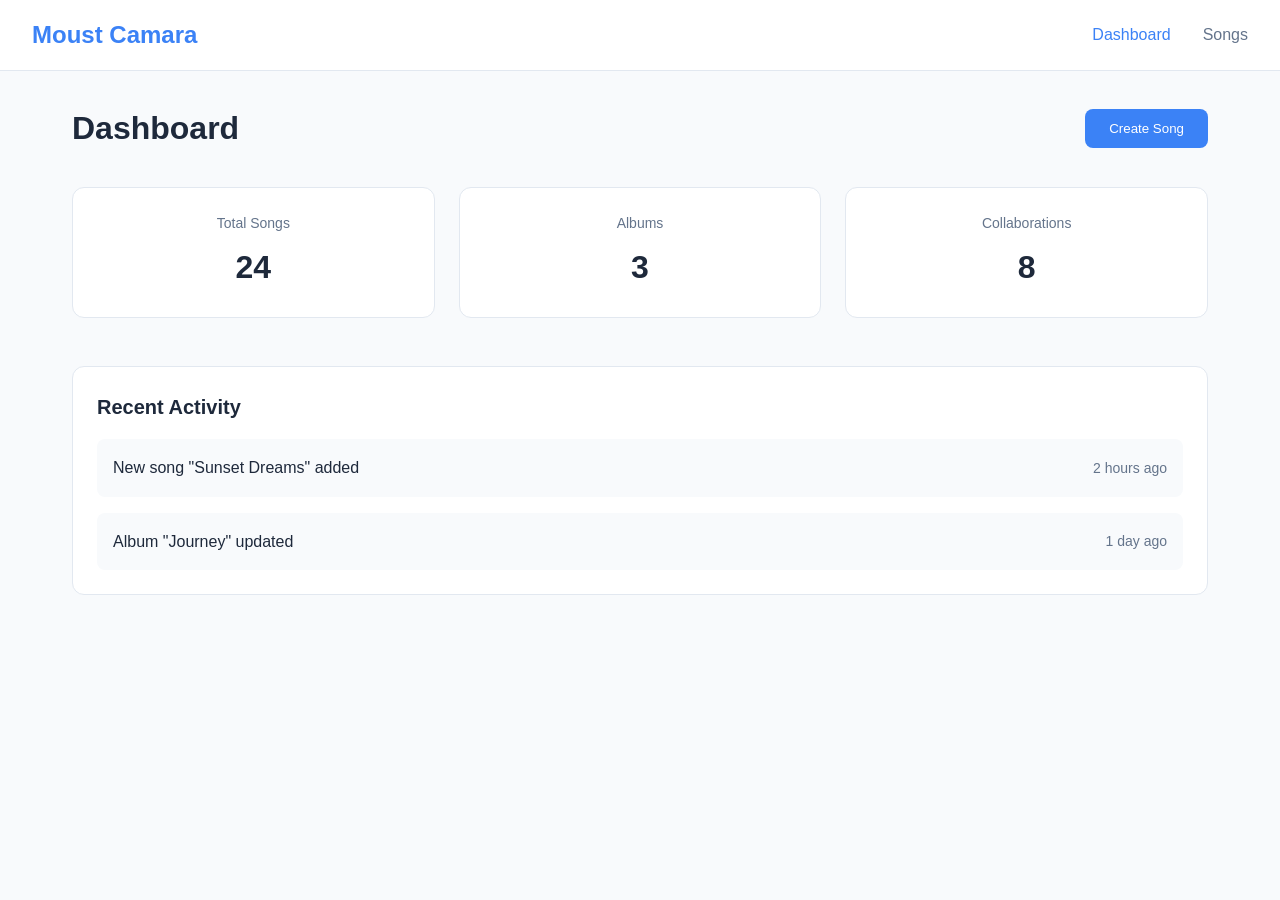
<file: index.html>
<!DOCTYPE html>
<html lang="en">
<head>
    <meta charset="UTF-8">
    <meta name="viewport" content="width=device-width, initial-scale=1.0">
    <title>Moust Camara - Music Dashboard</title>
    <link rel="stylesheet" href="styles.css">
</head>
<body>
    <nav class="navbar">
        <div class="nav-brand">Moust Camara</div>
        <div class="nav-links">
            <a href="index.html" class="nav-link active">Dashboard</a>
            <a href="songs.html" class="nav-link">Songs</a>
        </div>
    </nav>

    <main class="main-content">
        <div class="page-header">
            <h1>Dashboard</h1>
            <button class="btn btn-primary" id="createSongBtn">Create Song</button>
        </div>

        <div class="stats-grid">
            <div class="stat-card">
                <h3>Total Songs</h3>
                <p class="stat-number">24</p>
            </div>
            <div class="stat-card">
                <h3>Albums</h3>
                <p class="stat-number">3</p>
            </div>
            <div class="stat-card">
                <h3>Collaborations</h3>
                <p class="stat-number">8</p>
            </div>
        </div>

        <div class="recent-activity">
            <h2>Recent Activity</h2>
            <div class="activity-list">
                <div class="activity-item">
                    <span class="activity-text">New song "Sunset Dreams" added</span>
                    <span class="activity-time">2 hours ago</span>
                </div>
                <div class="activity-item">
                    <span class="activity-text">Album "Journey" updated</span>
                    <span class="activity-time">1 day ago</span>
                </div>
            </div>
        </div>
    </main>

    <!-- Create Song Drawer -->
    <div class="drawer-overlay" id="drawerOverlay">
        <div class="drawer" id="songDrawer">
            <div class="drawer-header">
                <h2>Create New Song</h2>
                <button class="close-btn" id="closeDrawerBtn">&times;</button>
            </div>
            <div class="drawer-content">
                <form class="song-form">
                    <div class="form-group">
                        <label for="songTitle">Song Title</label>
                        <input type="text" id="songTitle" name="songTitle" required>
                    </div>
                    <div class="form-group">
                        <label for="artist">Artist</label>
                        <input type="text" id="artist" name="artist" value="Moust Camara" required>
                    </div>
                    <div class="form-group">
                        <label for="album">Album</label>
                        <input type="text" id="album" name="album">
                    </div>
                    <div class="form-group">
                        <label for="genre">Genre</label>
                        <select id="genre" name="genre">
                            <option value="">Select Genre</option>
                            <option value="hip-hop">Hip Hop</option>
                            <option value="r&b">R&B</option>
                            <option value="pop">Pop</option>
                            <option value="reggae">Reggae</option>
                        </select>
                    </div>
                    <div class="form-group">
                        <label for="description">Description</label>
                        <textarea id="description" name="description" rows="4"></textarea>
                    </div>
                    <div class="form-actions">
                        <button type="button" class="btn btn-secondary" id="cancelBtn">Cancel</button>
                        <button type="submit" class="btn btn-primary">Create Song</button>
                    </div>
                </form>
            </div>
        </div>
    </div>

    <script src="script.js"></script>
</body>
</html>
</file>
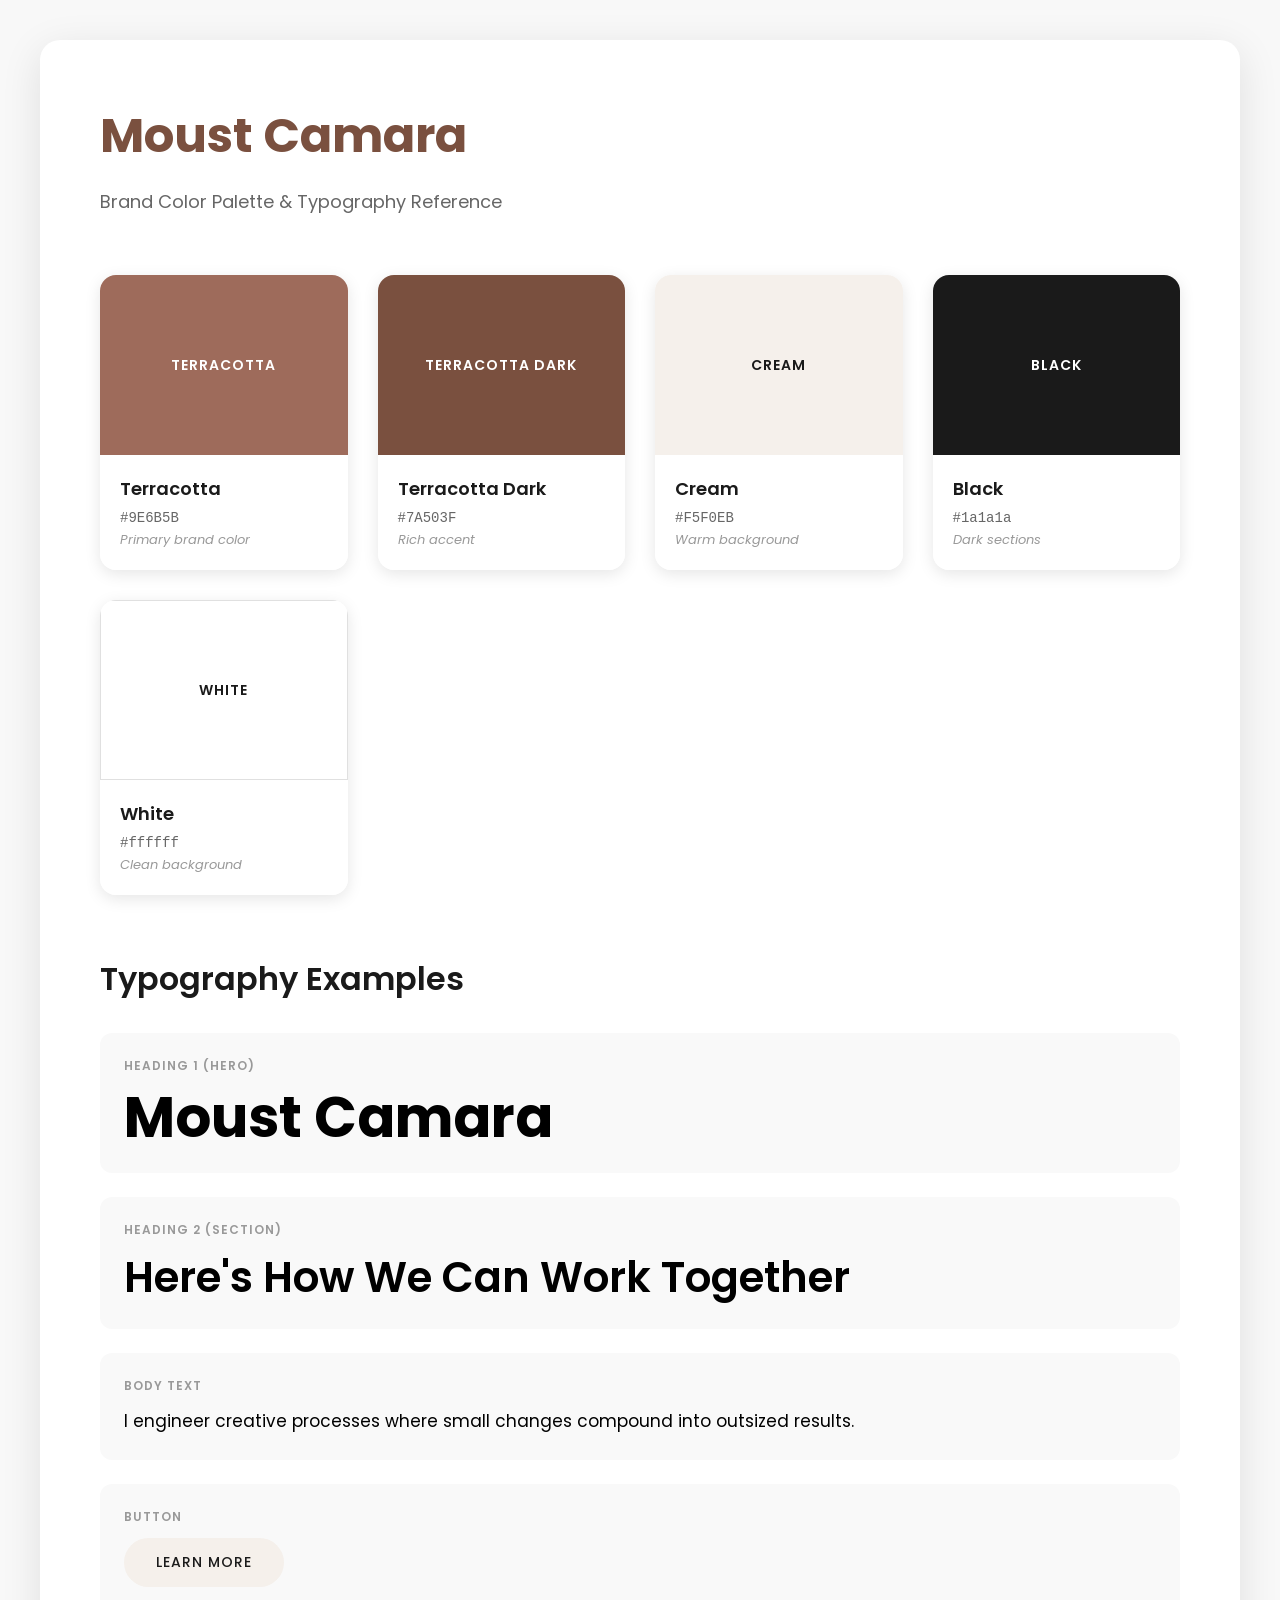
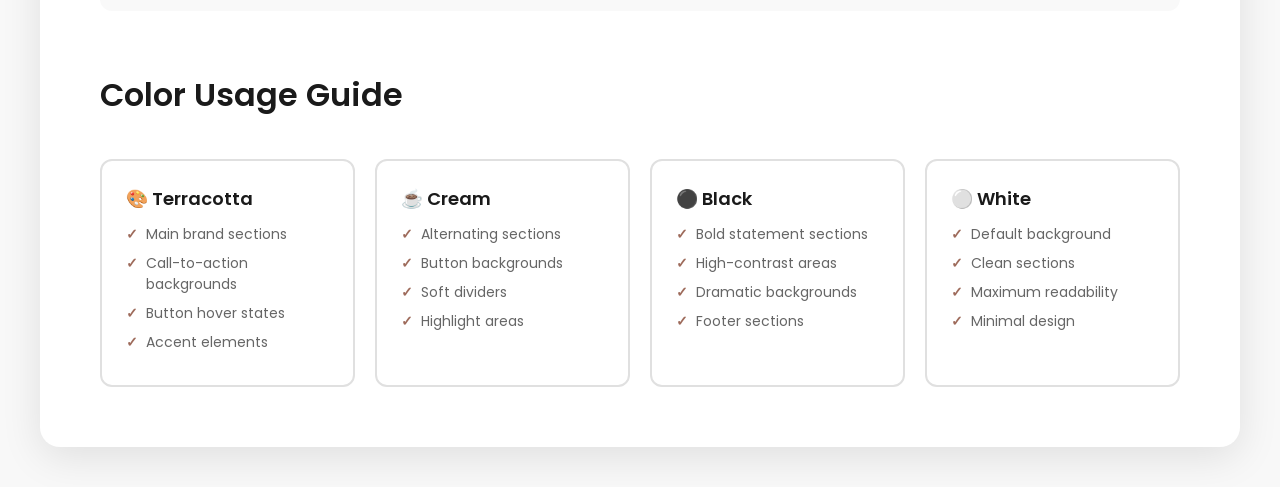
<file: color-reference.html>
<!DOCTYPE html>
<html lang="en">
<head>
    <meta charset="UTF-8">
    <meta name="viewport" content="width=device-width, initial-scale=1.0">
    <title>Moust Camara - Color Palette Reference</title>
    <link href="https://fonts.googleapis.com/css2?family=Poppins:wght@400;500;600;700&display=swap" rel="stylesheet">
    <style>
        * {
            margin: 0;
            padding: 0;
            box-sizing: border-box;
        }
        
        body {
            font-family: 'Poppins', sans-serif;
            padding: 40px;
            background: #f8f8f8;
        }
        
        .container {
            max-width: 1200px;
            margin: 0 auto;
            background: white;
            padding: 60px;
            border-radius: 20px;
            box-shadow: 0 10px 40px rgba(0, 0, 0, 0.1);
        }
        
        h1 {
            font-size: 48px;
            font-weight: 700;
            margin-bottom: 16px;
            color: #7A503F;
        }
        
        .subtitle {
            font-size: 18px;
            color: #666;
            margin-bottom: 60px;
        }
        
        .color-grid {
            display: grid;
            grid-template-columns: repeat(auto-fit, minmax(200px, 1fr));
            gap: 30px;
            margin-bottom: 60px;
        }
        
        .color-card {
            border-radius: 16px;
            overflow: hidden;
            box-shadow: 0 4px 16px rgba(0, 0, 0, 0.1);
            transition: transform 0.3s ease;
        }
        
        .color-card:hover {
            transform: translateY(-4px);
        }
        
        .color-swatch {
            height: 180px;
            display: flex;
            align-items: center;
            justify-content: center;
            font-weight: 600;
            font-size: 14px;
            letter-spacing: 1px;
        }
        
        .color-info {
            padding: 20px;
            background: white;
        }
        
        .color-name {
            font-weight: 600;
            font-size: 18px;
            margin-bottom: 8px;
            color: #1a1a1a;
        }
        
        .color-hex {
            font-family: 'Courier New', monospace;
            font-size: 14px;
            color: #666;
            margin-bottom: 4px;
        }
        
        .color-usage {
            font-size: 13px;
            color: #999;
            font-style: italic;
        }
        
        /* Individual color swatches */
        .terracotta { background: #9E6B5B; color: white; }
        .terracotta-dark { background: #7A503F; color: white; }
        .cream { background: #F5F0EB; color: #1a1a1a; }
        .black { background: #1a1a1a; color: white; }
        .white { background: #ffffff; color: #1a1a1a; border: 1px solid #e0e0e0; }
        
        .typography-section {
            margin-top: 60px;
        }
        
        .typography-section h2 {
            font-size: 32px;
            font-weight: 600;
            margin-bottom: 30px;
            color: #1a1a1a;
        }
        
        .text-example {
            margin-bottom: 24px;
            padding: 24px;
            background: #f9f9f9;
            border-radius: 12px;
        }
        
        .text-label {
            font-size: 12px;
            font-weight: 600;
            color: #999;
            text-transform: uppercase;
            letter-spacing: 1px;
            margin-bottom: 12px;
        }
        
        .example-h1 {
            font-size: 56px;
            font-weight: 700;
            line-height: 1.1;
        }
        
        .example-h2 {
            font-size: 42px;
            font-weight: 600;
            line-height: 1.3;
        }
        
        .example-body {
            font-size: 17px;
            line-height: 1.7;
        }
        
        .button-example {
            display: inline-block;
            padding: 14px 32px;
            background: #F5F0EB;
            color: #1a1a1a;
            text-decoration: none;
            border-radius: 50px;
            font-weight: 500;
            font-size: 14px;
            text-transform: uppercase;
            letter-spacing: 1px;
            transition: all 0.3s ease;
        }
        
        .button-example:hover {
            background: #9E6B5B;
            color: white;
            transform: translateY(-2px);
        }
        
        .usage-grid {
            display: grid;
            grid-template-columns: repeat(auto-fit, minmax(250px, 1fr));
            gap: 20px;
            margin-top: 40px;
        }
        
        .usage-card {
            padding: 24px;
            border-radius: 12px;
            border: 2px solid #e0e0e0;
        }
        
        .usage-card h3 {
            font-size: 18px;
            font-weight: 600;
            margin-bottom: 12px;
            color: #1a1a1a;
        }
        
        .usage-card ul {
            list-style: none;
        }
        
        .usage-card li {
            font-size: 14px;
            color: #666;
            margin-bottom: 8px;
            padding-left: 20px;
            position: relative;
        }
        
        .usage-card li:before {
            content: '✓';
            position: absolute;
            left: 0;
            color: #9E6B5B;
            font-weight: bold;
        }
    </style>
</head>
<body>
    <div class="container">
        <h1>Moust Camara</h1>
        <p class="subtitle">Brand Color Palette & Typography Reference</p>
        
        <div class="color-grid">
            <div class="color-card">
                <div class="color-swatch terracotta">TERRACOTTA</div>
                <div class="color-info">
                    <div class="color-name">Terracotta</div>
                    <div class="color-hex">#9E6B5B</div>
                    <div class="color-usage">Primary brand color</div>
                </div>
            </div>
            
            <div class="color-card">
                <div class="color-swatch terracotta-dark">TERRACOTTA DARK</div>
                <div class="color-info">
                    <div class="color-name">Terracotta Dark</div>
                    <div class="color-hex">#7A503F</div>
                    <div class="color-usage">Rich accent</div>
                </div>
            </div>
            
            <div class="color-card">
                <div class="color-swatch cream">CREAM</div>
                <div class="color-info">
                    <div class="color-name">Cream</div>
                    <div class="color-hex">#F5F0EB</div>
                    <div class="color-usage">Warm background</div>
                </div>
            </div>
            
            <div class="color-card">
                <div class="color-swatch black">BLACK</div>
                <div class="color-info">
                    <div class="color-name">Black</div>
                    <div class="color-hex">#1a1a1a</div>
                    <div class="color-usage">Dark sections</div>
                </div>
            </div>
            
            <div class="color-card">
                <div class="color-swatch white">WHITE</div>
                <div class="color-info">
                    <div class="color-name">White</div>
                    <div class="color-hex">#ffffff</div>
                    <div class="color-usage">Clean background</div>
                </div>
            </div>
        </div>
        
        <div class="typography-section">
            <h2>Typography Examples</h2>
            
            <div class="text-example">
                <div class="text-label">Heading 1 (Hero)</div>
                <div class="example-h1">Moust Camara</div>
            </div>
            
            <div class="text-example">
                <div class="text-label">Heading 2 (Section)</div>
                <div class="example-h2">Here's How We Can Work Together</div>
            </div>
            
            <div class="text-example">
                <div class="text-label">Body Text</div>
                <div class="example-body">I engineer creative processes where small changes compound into outsized results.</div>
            </div>
            
            <div class="text-example">
                <div class="text-label">Button</div>
                <a href="#" class="button-example">Learn More</a>
            </div>
        </div>
        
        <div class="typography-section">
            <h2>Color Usage Guide</h2>
            
            <div class="usage-grid">
                <div class="usage-card">
                    <h3>🎨 Terracotta</h3>
                    <ul>
                        <li>Main brand sections</li>
                        <li>Call-to-action backgrounds</li>
                        <li>Button hover states</li>
                        <li>Accent elements</li>
                    </ul>
                </div>
                
                <div class="usage-card">
                    <h3>☕ Cream</h3>
                    <ul>
                        <li>Alternating sections</li>
                        <li>Button backgrounds</li>
                        <li>Soft dividers</li>
                        <li>Highlight areas</li>
                    </ul>
                </div>
                
                <div class="usage-card">
                    <h3>⚫ Black</h3>
                    <ul>
                        <li>Bold statement sections</li>
                        <li>High-contrast areas</li>
                        <li>Dramatic backgrounds</li>
                        <li>Footer sections</li>
                    </ul>
                </div>
                
                <div class="usage-card">
                    <h3>⚪ White</h3>
                    <ul>
                        <li>Default background</li>
                        <li>Clean sections</li>
                        <li>Maximum readability</li>
                        <li>Minimal design</li>
                    </ul>
                </div>
            </div>
        </div>
    </div>
</body>
</html>
</file>
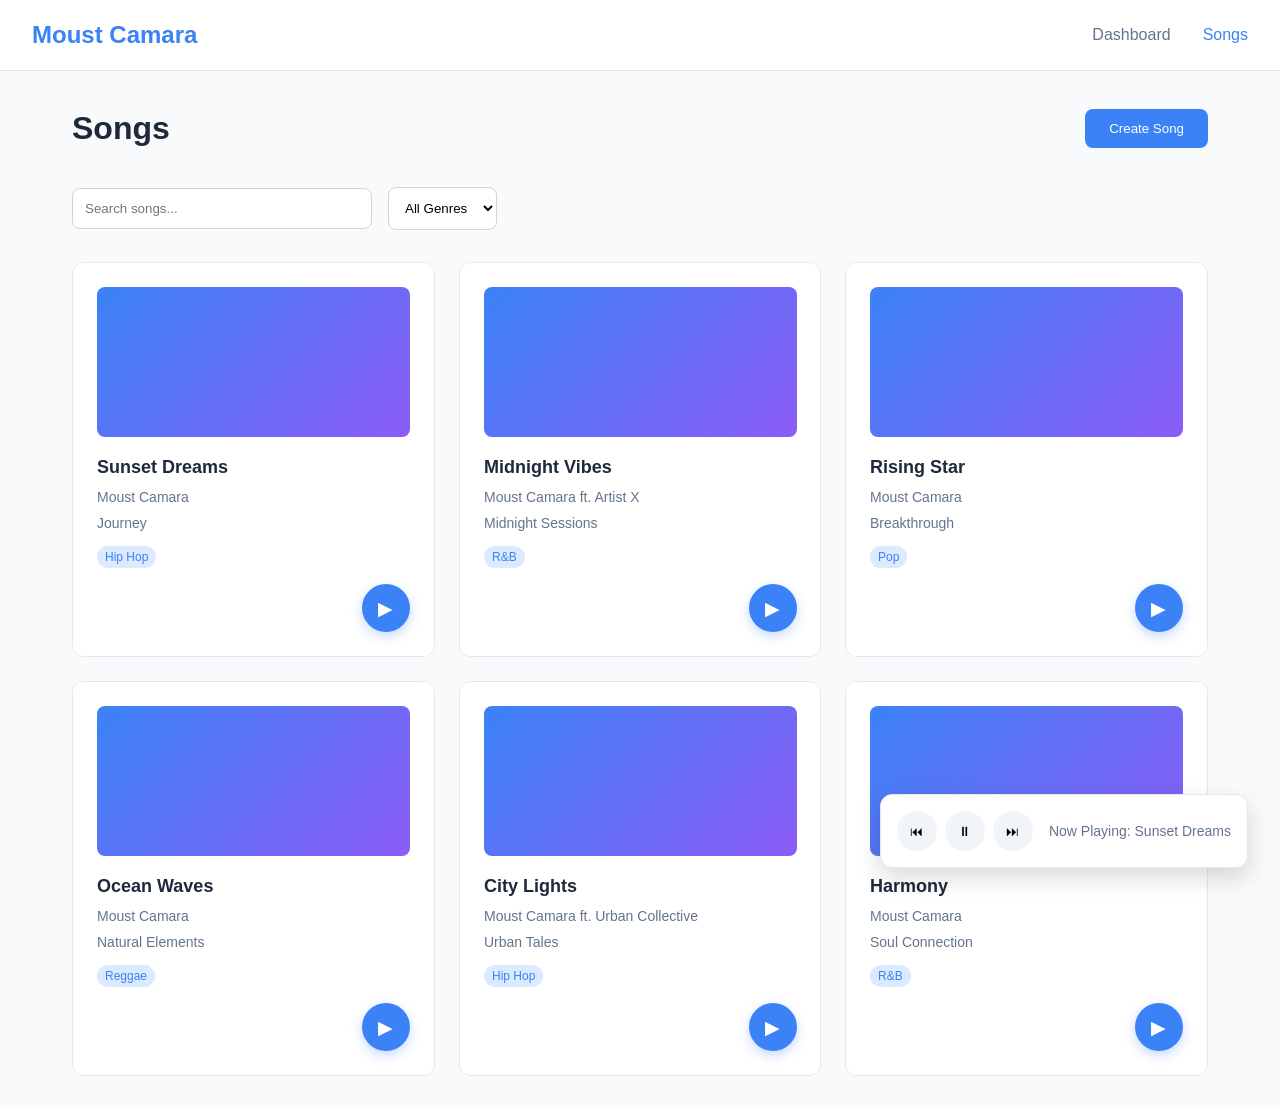
<file: songs.html>
<!DOCTYPE html>
<html lang="en">
<head>
    <meta charset="UTF-8">
    <meta name="viewport" content="width=device-width, initial-scale=1.0">
    <title>Moust Camara - Songs</title>
    <link rel="stylesheet" href="styles.css">
</head>
<body>
    <nav class="navbar">
        <div class="nav-brand">Moust Camara</div>
        <div class="nav-links">
            <a href="index.html" class="nav-link">Dashboard</a>
            <a href="songs.html" class="nav-link active">Songs</a>
        </div>
    </nav>

    <main class="main-content songs-page">
        <div class="page-header">
            <h1>Songs</h1>
            <button class="btn btn-primary" id="createSongBtn">Create Song</button>
        </div>

        <div class="songs-filters">
            <div class="filter-group">
                <input type="text" placeholder="Search songs..." class="search-input">
                <select class="filter-select">
                    <option value="">All Genres</option>
                    <option value="hip-hop">Hip Hop</option>
                    <option value="r&b">R&B</option>
                    <option value="pop">Pop</option>
                    <option value="reggae">Reggae</option>
                </select>
            </div>
        </div>

        <div class="songs-grid">
            <div class="song-card" data-song-id="sunset-dreams">
                <div class="song-content">
                    <div class="song-artwork"></div>
                    <div class="song-info">
                        <h3 class="song-title">Sunset Dreams</h3>
                        <p class="song-artist">Moust Camara</p>
                        <p class="song-album">Journey</p>
                        <span class="song-genre">Hip Hop</span>
                    </div>
                    <div class="song-actions">
                        <button class="btn-icon play-btn">▶</button>
                    </div>
                </div>
                <div class="song-swipe-actions">
                    <button class="action-btn delete-btn" title="Delete">🗑️</button>
                    <button class="action-btn edit-btn" title="Edit">✏️</button>
                    <button class="action-btn share-btn" title="Share">📤</button>
                </div>
            </div>

            <div class="song-card" data-song-id="midnight-vibes">
                <div class="song-content">
                    <div class="song-artwork"></div>
                    <div class="song-info">
                        <h3 class="song-title">Midnight Vibes</h3>
                        <p class="song-artist">Moust Camara ft. Artist X</p>
                        <p class="song-album">Midnight Sessions</p>
                        <span class="song-genre">R&B</span>
                    </div>
                    <div class="song-actions">
                        <button class="btn-icon play-btn">▶</button>
                    </div>
                </div>
                <div class="song-swipe-actions">
                    <button class="action-btn delete-btn" title="Delete">🗑️</button>
                    <button class="action-btn edit-btn" title="Edit">✏️</button>
                    <button class="action-btn share-btn" title="Share">📤</button>
                </div>
            </div>

            <div class="song-card" data-song-id="rising-star">
                <div class="song-content">
                    <div class="song-artwork"></div>
                    <div class="song-info">
                        <h3 class="song-title">Rising Star</h3>
                        <p class="song-artist">Moust Camara</p>
                        <p class="song-album">Breakthrough</p>
                        <span class="song-genre">Pop</span>
                    </div>
                    <div class="song-actions">
                        <button class="btn-icon play-btn">▶</button>
                    </div>
                </div>
                <div class="song-swipe-actions">
                    <button class="action-btn delete-btn" title="Delete">🗑️</button>
                    <button class="action-btn edit-btn" title="Edit">✏️</button>
                    <button class="action-btn share-btn" title="Share">📤</button>
                </div>
            </div>

            <div class="song-card" data-song-id="ocean-waves">
                <div class="song-content">
                    <div class="song-artwork"></div>
                    <div class="song-info">
                        <h3 class="song-title">Ocean Waves</h3>
                        <p class="song-artist">Moust Camara</p>
                        <p class="song-album">Natural Elements</p>
                        <span class="song-genre">Reggae</span>
                    </div>
                    <div class="song-actions">
                        <button class="btn-icon play-btn">▶</button>
                    </div>
                </div>
                <div class="song-swipe-actions">
                    <button class="action-btn delete-btn" title="Delete">🗑️</button>
                    <button class="action-btn edit-btn" title="Edit">✏️</button>
                    <button class="action-btn share-btn" title="Share">📤</button>
                </div>
            </div>

            <div class="song-card" data-song-id="city-lights">
                <div class="song-content">
                    <div class="song-artwork"></div>
                    <div class="song-info">
                        <h3 class="song-title">City Lights</h3>
                        <p class="song-artist">Moust Camara ft. Urban Collective</p>
                        <p class="song-album">Urban Tales</p>
                        <span class="song-genre">Hip Hop</span>
                    </div>
                    <div class="song-actions">
                        <button class="btn-icon play-btn">▶</button>
                    </div>
                </div>
                <div class="song-swipe-actions">
                    <button class="action-btn delete-btn" title="Delete">🗑️</button>
                    <button class="action-btn edit-btn" title="Edit">✏️</button>
                    <button class="action-btn share-btn" title="Share">📤</button>
                </div>
            </div>

            <div class="song-card" data-song-id="harmony">
                <div class="song-content">
                    <div class="song-artwork"></div>
                    <div class="song-info">
                        <h3 class="song-title">Harmony</h3>
                        <p class="song-artist">Moust Camara</p>
                        <p class="song-album">Soul Connection</p>
                        <span class="song-genre">R&B</span>
                    </div>
                    <div class="song-actions">
                        <button class="btn-icon play-btn">▶</button>
                    </div>
                </div>
                <div class="song-swipe-actions">
                    <button class="action-btn delete-btn" title="Delete">🗑️</button>
                    <button class="action-btn edit-btn" title="Edit">✏️</button>
                    <button class="action-btn share-btn" title="Share">📤</button>
                </div>
            </div>
        </div>

        <!-- Intentionally add some problematic elements that might interfere with drawer on this page -->
        <div class="songs-overlay-content">
            <div class="floating-player">
                <div class="player-controls">
                    <button class="control-btn">⏮</button>
                    <button class="control-btn">⏸</button>
                    <button class="control-btn">⏭</button>
                </div>
                <div class="now-playing">
                    <span>Now Playing: Sunset Dreams</span>
                </div>
            </div>
        </div>
    </main>

    <!-- Create Song Drawer -->
    <div class="drawer-overlay" id="drawerOverlay">
        <div class="drawer" id="songDrawer">
            <div class="drawer-header">
                <h2>Create New Song</h2>
                <button class="close-btn" id="closeDrawerBtn">&times;</button>
            </div>
            <div class="drawer-content">
                <form class="song-form">
                    <div class="form-group">
                        <label for="songTitle">Song Title</label>
                        <input type="text" id="songTitle" name="songTitle" required>
                    </div>
                    <div class="form-group">
                        <label for="artist">Artist</label>
                        <input type="text" id="artist" name="artist" value="Moust Camara" required>
                    </div>
                    <div class="form-group">
                        <label for="album">Album</label>
                        <input type="text" id="album" name="album">
                    </div>
                    <div class="form-group">
                        <label for="genre">Genre</label>
                        <select id="genre" name="genre">
                            <option value="">Select Genre</option>
                            <option value="hip-hop">Hip Hop</option>
                            <option value="r&b">R&B</option>
                            <option value="pop">Pop</option>
                            <option value="reggae">Reggae</option>
                        </select>
                    </div>
                    <div class="form-group">
                        <label for="description">Description</label>
                        <textarea id="description" name="description" rows="4"></textarea>
                    </div>
                    <div class="form-actions">
                        <button type="button" class="btn btn-secondary" id="cancelBtn">Cancel</button>
                        <button type="submit" class="btn btn-primary">Create Song</button>
                    </div>
                </form>
            </div>
        </div>
    </div>

    <script src="script.js"></script>
</body>
</html>
</file>
<file: styles.css>
/* Base styles */
* {
    margin: 0;
    padding: 0;
    box-sizing: border-box;
}

body {
    font-family: -apple-system, BlinkMacSystemFont, 'Segoe UI', Roboto, sans-serif;
    background-color: #f8fafc;
    color: #1e293b;
    line-height: 1.6;
}

/* Navigation */
.navbar {
    background: #fff;
    padding: 1rem 2rem;
    border-bottom: 1px solid #e2e8f0;
    display: flex;
    justify-content: space-between;
    align-items: center;
    position: sticky;
    top: 0;
    z-index: 100;
}

.nav-brand {
    font-size: 1.5rem;
    font-weight: bold;
    color: #3b82f6;
}

.nav-links {
    display: flex;
    gap: 2rem;
}

.nav-link {
    text-decoration: none;
    color: #64748b;
    font-weight: 500;
    transition: color 0.2s;
}

.nav-link:hover,
.nav-link.active {
    color: #3b82f6;
}

/* Main content */
.main-content {
    max-width: 1200px;
    margin: 0 auto;
    padding: 2rem;
}

.page-header {
    display: flex;
    justify-content: space-between;
    align-items: center;
    margin-bottom: 2rem;
}

.page-header h1 {
    font-size: 2rem;
    font-weight: 700;
}

/* Buttons */
.btn {
    padding: 0.75rem 1.5rem;
    border: none;
    border-radius: 0.5rem;
    font-weight: 500;
    cursor: pointer;
    transition: all 0.2s;
    text-decoration: none;
    display: inline-block;
}

.btn-primary {
    background: #3b82f6;
    color: white;
}

.btn-primary:hover {
    background: #2563eb;
}

.btn-secondary {
    background: #e2e8f0;
    color: #475569;
}

.btn-secondary:hover {
    background: #cbd5e1;
}

.btn-icon {
    background: none;
    border: none;
    font-size: 1.2rem;
    cursor: pointer;
    padding: 0.5rem;
    border-radius: 0.25rem;
    transition: background 0.2s;
}

.btn-icon:hover {
    background: #f1f5f9;
}

/* Dashboard specific styles */
.stats-grid {
    display: grid;
    grid-template-columns: repeat(auto-fit, minmax(200px, 1fr));
    gap: 1.5rem;
    margin-bottom: 3rem;
}

.stat-card {
    background: white;
    padding: 1.5rem;
    border-radius: 0.75rem;
    border: 1px solid #e2e8f0;
    text-align: center;
}

.stat-card h3 {
    color: #64748b;
    font-size: 0.875rem;
    font-weight: 500;
    margin-bottom: 0.5rem;
}

.stat-number {
    font-size: 2rem;
    font-weight: bold;
    color: #1e293b;
}

.recent-activity {
    background: white;
    padding: 1.5rem;
    border-radius: 0.75rem;
    border: 1px solid #e2e8f0;
}

.recent-activity h2 {
    margin-bottom: 1rem;
    font-size: 1.25rem;
}

.activity-list {
    display: flex;
    flex-direction: column;
    gap: 1rem;
}

.activity-item {
    display: flex;
    justify-content: space-between;
    align-items: center;
    padding: 1rem;
    background: #f8fafc;
    border-radius: 0.5rem;
}

.activity-time {
    color: #64748b;
    font-size: 0.875rem;
}

/* Songs page specific styles */
.songs-page {
    position: relative;
}

.songs-filters {
    margin-bottom: 2rem;
}

.filter-group {
    display: flex;
    gap: 1rem;
    align-items: center;
}

.search-input {
    padding: 0.75rem;
    border: 1px solid #d1d5db;
    border-radius: 0.5rem;
    flex: 1;
    max-width: 300px;
}

.filter-select {
    padding: 0.75rem;
    border: 1px solid #d1d5db;
    border-radius: 0.5rem;
    background: white;
}

.songs-grid {
    display: grid;
    grid-template-columns: repeat(auto-fill, minmax(300px, 1fr));
    gap: 1.5rem;
}

.song-card {
    background: white;
    border: 1px solid #e2e8f0;
    border-radius: 0.75rem;
    overflow: hidden;
    transition: transform 0.2s, box-shadow 0.2s;
    position: relative;
    touch-action: pan-x;
    user-select: none;
}

.song-card:hover {
    transform: translateY(-2px);
    box-shadow: 0 10px 25px rgba(0, 0, 0, 0.1);
}

.song-content {
    padding: 1.5rem;
    background: white;
    position: relative;
    z-index: 2;
    transition: transform 0.3s ease-out;
    will-change: transform;
}

.song-card.swiping .song-content {
    transition: none;
}

.song-swipe-actions {
    position: absolute;
    top: 0;
    right: 0;
    height: 100%;
    display: none;
    align-items: center;
    background: #ef4444;
    z-index: 1;
    min-width: 180px;
    padding: 0 0.5rem;
    transition: all 0.3s ease-out;
}

.song-card.has-actions .song-swipe-actions {
    display: flex;
}

.action-btn {
    background: rgba(255, 255, 255, 0.2);
    border: none;
    color: white;
    font-size: 1.2rem;
    padding: 0.75rem;
    margin: 0 0.25rem;
    border-radius: 0.5rem;
    cursor: pointer;
    transition: all 0.2s;
    backdrop-filter: blur(10px);
    min-width: 48px;
    height: 48px;
    display: flex;
    align-items: center;
    justify-content: center;
}

.action-btn:hover {
    background: rgba(255, 255, 255, 0.3);
    transform: scale(1.1);
}

.action-btn:active {
    transform: scale(0.95);
}

.delete-btn {
    background: rgba(239, 68, 68, 0.8);
}

.edit-btn {
    background: rgba(59, 130, 246, 0.8);
}

.share-btn {
    background: rgba(34, 197, 94, 0.8);
}

.song-artwork {
    width: 100%;
    height: 150px;
    background: linear-gradient(135deg, #3b82f6, #8b5cf6);
    border-radius: 0.5rem;
    margin-bottom: 1rem;
}

.song-info {
    margin-bottom: 1rem;
}

.song-title {
    font-size: 1.125rem;
    font-weight: 600;
    margin-bottom: 0.25rem;
}

.song-artist {
    color: #64748b;
    font-size: 0.875rem;
    margin-bottom: 0.25rem;
}

.song-album {
    color: #64748b;
    font-size: 0.875rem;
    margin-bottom: 0.5rem;
}

.song-genre {
    background: #dbeafe;
    color: #3b82f6;
    padding: 0.25rem 0.5rem;
    border-radius: 1rem;
    font-size: 0.75rem;
    font-weight: 500;
}

.song-actions {
    display: flex;
    justify-content: flex-end;
    gap: 0.5rem;
    margin-top: 1rem;
}

.play-btn {
    background: #3b82f6;
    color: white;
    border: none;
    font-size: 1.2rem;
    cursor: pointer;
    padding: 0.75rem;
    border-radius: 50%;
    transition: all 0.2s;
    width: 48px;
    height: 48px;
    display: flex;
    align-items: center;
    justify-content: center;
    box-shadow: 0 4px 12px rgba(59, 130, 246, 0.3);
}

.play-btn:hover {
    background: #2563eb;
    transform: scale(1.1);
}

.play-btn:active {
    transform: scale(0.95);
}

/* Problematic overlay content on songs page - now fixed */
.songs-overlay-content {
    position: relative;
    /* Fixed z-index to not interfere with drawer */
    z-index: 50;
}

.floating-player {
    position: fixed;
    bottom: 2rem;
    right: 2rem;
    background: white;
    padding: 1rem;
    border-radius: 0.75rem;
    box-shadow: 0 10px 25px rgba(0, 0, 0, 0.15);
    border: 1px solid #e2e8f0;
    display: flex;
    align-items: center;
    gap: 1rem;
    /* Fixed z-index to be lower than drawer overlay */
    z-index: 100;
    min-width: 300px;
}

.player-controls {
    display: flex;
    gap: 0.5rem;
}

.control-btn {
    background: #f1f5f9;
    border: none;
    width: 2.5rem;
    height: 2.5rem;
    border-radius: 50%;
    cursor: pointer;
    display: flex;
    align-items: center;
    justify-content: center;
    transition: background 0.2s;
}

.control-btn:hover {
    background: #e2e8f0;
}

.now-playing {
    font-size: 0.875rem;
    color: #64748b;
}

/* Drawer styles */
.drawer-overlay {
    position: fixed;
    top: 0;
    left: 0;
    width: 100%;
    height: 100%;
    background: rgba(0, 0, 0, 0.5);
    display: none;
    z-index: 10000; /* Increased to be higher than floating-player */
    align-items: center;
    justify-content: center;
}

.drawer-overlay.open {
    display: flex;
}

.drawer {
    background: white;
    border-radius: 0.75rem;
    width: 90%;
    max-width: 500px;
    max-height: 90vh;
    overflow: hidden;
    transform: scale(0.9);
    transition: transform 0.2s ease-out;
}

.drawer-overlay.open .drawer {
    transform: scale(1);
}

.drawer-header {
    padding: 1.5rem;
    border-bottom: 1px solid #e2e8f0;
    display: flex;
    justify-content: space-between;
    align-items: center;
}

.drawer-header h2 {
    font-size: 1.25rem;
    font-weight: 600;
}

.close-btn {
    background: none;
    border: none;
    font-size: 1.5rem;
    cursor: pointer;
    padding: 0.25rem;
    border-radius: 0.25rem;
    color: #64748b;
    transition: background 0.2s;
}

.close-btn:hover {
    background: #f1f5f9;
}

.drawer-content {
    padding: 1.5rem;
    overflow-y: auto;
    max-height: calc(90vh - 80px);
}

/* Form styles */
.song-form {
    display: flex;
    flex-direction: column;
    gap: 1.5rem;
}

.form-group {
    display: flex;
    flex-direction: column;
    gap: 0.5rem;
}

.form-group label {
    font-weight: 500;
    color: #374151;
}

.form-group input,
.form-group select,
.form-group textarea {
    padding: 0.75rem;
    border: 1px solid #d1d5db;
    border-radius: 0.5rem;
    font-size: 1rem;
    transition: border-color 0.2s;
}

.form-group input:focus,
.form-group select:focus,
.form-group textarea:focus {
    outline: none;
    border-color: #3b82f6;
    box-shadow: 0 0 0 3px rgba(59, 130, 246, 0.1);
}

.form-group textarea {
    resize: vertical;
    min-height: 100px;
}

.form-actions {
    display: flex;
    gap: 1rem;
    justify-content: flex-end;
    margin-top: 1rem;
}

/* Responsive design */
@media (max-width: 768px) {
    .navbar {
        padding: 1rem;
    }
    
    .main-content {
        padding: 1rem;
    }
    
    .page-header {
        flex-direction: column;
        gap: 1rem;
        align-items: flex-start;
    }
    
    .filter-group {
        flex-direction: column;
        align-items: stretch;
    }
    
    .search-input {
        max-width: none;
    }
    
    .form-actions {
        flex-direction: column-reverse;
    }
    
    .floating-player {
        bottom: 1rem;
        right: 1rem;
        left: 1rem;
        min-width: auto;
    }
    
    /* Mobile-specific swipe styles */
    .songs-grid {
        grid-template-columns: 1fr;
        gap: 1rem;
    }
    
    .song-card {
        margin: 0 -1rem;
        border-radius: 0;
        border-left: none;
        border-right: none;
    }
    
    .song-content {
        padding: 1rem 1.5rem;
    }
    
    .song-swipe-actions {
        min-width: 150px;
    }
    
    .action-btn {
        min-width: 40px;
        height: 40px;
        font-size: 1rem;
        padding: 0.5rem;
    }
    
    /* Add visual indicator for swipe on mobile */
    .song-card::after {
        content: '← Swipe for actions';
        position: absolute;
        top: 50%;
        right: 1rem;
        transform: translateY(-50%);
        color: #94a3b8;
        font-size: 0.75rem;
        opacity: 0.7;
        pointer-events: none;
        z-index: 3;
        transition: opacity 0.3s;
    }
    
    .song-card.has-actions::after {
        opacity: 0;
    }
}
</file>
